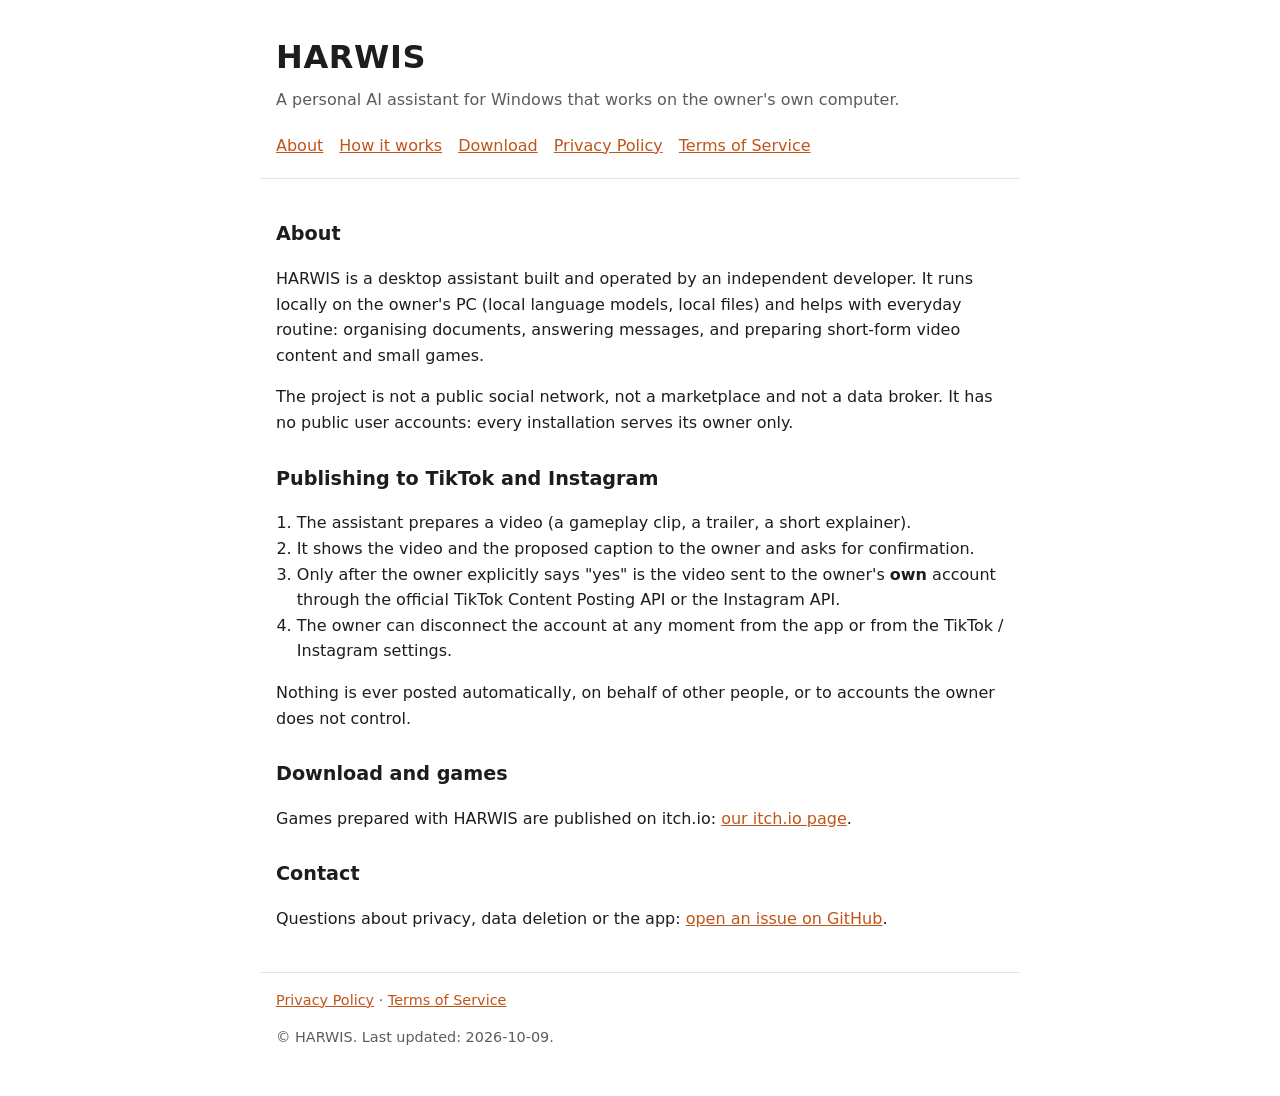
<file: index.html>
<!doctype html>
<html lang="en">
<head>
<meta charset="utf-8">
<meta name="viewport" content="width=device-width, initial-scale=1">
<title>HARWIS — personal AI desktop assistant</title>
<meta name="description" content="HARWIS is a personal AI assistant for Windows that prepares short videos and publishes them to the owner's own social accounts after the owner's approval.">
<link rel="stylesheet" href="style.css">
</head>
<body>
<header>
  <h1>HARWIS</h1>
  <p class="tag">A personal AI assistant for Windows that works on the owner's own computer.</p>
  <nav>
    <a href="#about">About</a>
    <a href="#how">How it works</a>
    <a href="#download">Download</a>
    <a href="privacy.html">Privacy Policy</a>
    <a href="terms.html">Terms of Service</a>
  </nav>
</header>

<main>
  <section id="about">
    <h2>About</h2>
    <p>HARWIS is a desktop assistant built and operated by an independent developer. It runs locally on the owner's PC
       (local language models, local files) and helps with everyday routine: organising documents, answering
       messages, and preparing short-form video content and small games.</p>
    <p>The project is not a public social network, not a marketplace and not a data broker. It has no public user
       accounts: every installation serves its owner only.</p>
  </section>

  <section id="how">
    <h2>Publishing to TikTok and Instagram</h2>
    <ol>
      <li>The assistant prepares a video (a gameplay clip, a trailer, a short explainer).</li>
      <li>It shows the video and the proposed caption to the owner and asks for confirmation.</li>
      <li>Only after the owner explicitly says "yes" is the video sent to the owner's <strong>own</strong> account
          through the official TikTok Content Posting API or the Instagram API.</li>
      <li>The owner can disconnect the account at any moment from the app or from the TikTok / Instagram settings.</li>
    </ol>
    <p>Nothing is ever posted automatically, on behalf of other people, or to accounts the owner does not control.</p>
  </section>

  <section id="download">
    <h2>Download and games</h2>
    <p>Games prepared with HARWIS are published on itch.io:
       <a href="https://woooller.itch.io/" rel="noopener">our itch.io page</a>.</p>
  </section>

  <section id="contact">
    <h2>Contact</h2>
    <p>Questions about privacy, data deletion or the app: <a href="https://github.com/woooller/woooller.github.io/issues" rel="noopener">open an issue on GitHub</a>.</p>
  </section>
</main>

<footer>
  <a href="privacy.html">Privacy Policy</a> · <a href="terms.html">Terms of Service</a>
  <p>© HARWIS. Last updated: 2026-10-09.</p>
</footer>
</body>
</html>
</file>
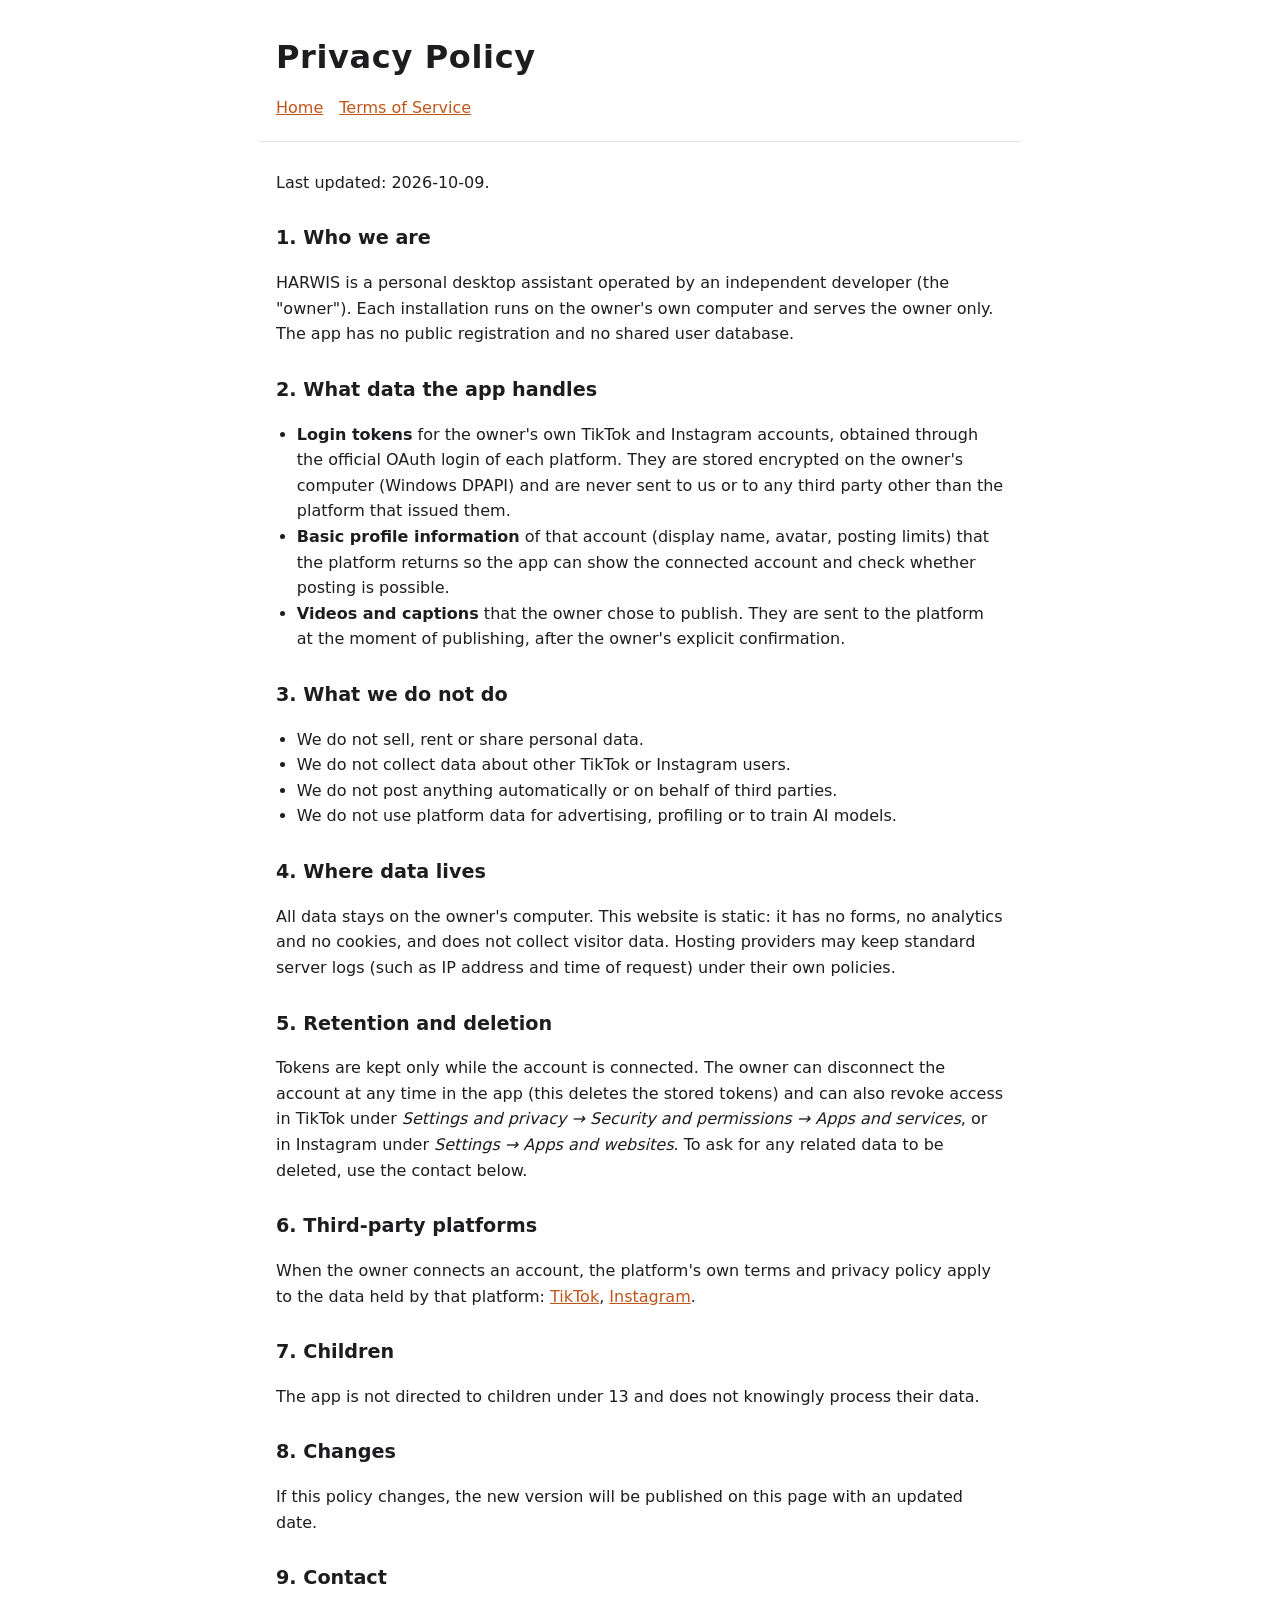
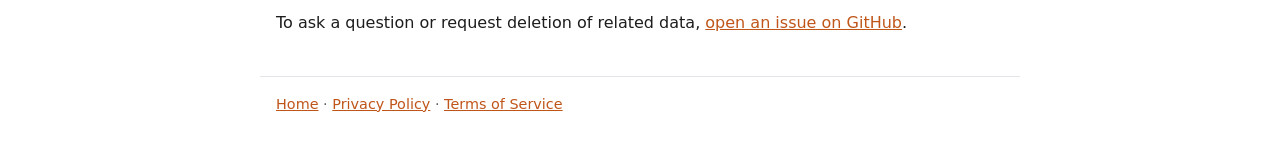
<file: privacy.html>
<!doctype html>
<html lang="en">
<head>
<meta charset="utf-8">
<meta name="viewport" content="width=device-width, initial-scale=1">
<title>Privacy Policy — HARWIS</title>
<link rel="stylesheet" href="style.css">
</head>
<body>
<header>
  <h1>Privacy Policy</h1>
  <nav><a href="index.html">Home</a> <a href="terms.html">Terms of Service</a></nav>
</header>

<main>
  <p>Last updated: 2026-10-09.</p>

  <h2>1. Who we are</h2>
  <p>HARWIS is a personal desktop assistant operated by an independent developer (the "owner"). Each installation
     runs on the owner's own computer and serves the owner only. The app has no public registration and no shared
     user database.</p>

  <h2>2. What data the app handles</h2>
  <ul>
    <li><strong>Login tokens</strong> for the owner's own TikTok and Instagram accounts, obtained through the official
        OAuth login of each platform. They are stored encrypted on the owner's computer (Windows DPAPI) and are never
        sent to us or to any third party other than the platform that issued them.</li>
    <li><strong>Basic profile information</strong> of that account (display name, avatar, posting limits) that the
        platform returns so the app can show the connected account and check whether posting is possible.</li>
    <li><strong>Videos and captions</strong> that the owner chose to publish. They are sent to the platform at the
        moment of publishing, after the owner's explicit confirmation.</li>
  </ul>

  <h2>3. What we do not do</h2>
  <ul>
    <li>We do not sell, rent or share personal data.</li>
    <li>We do not collect data about other TikTok or Instagram users.</li>
    <li>We do not post anything automatically or on behalf of third parties.</li>
    <li>We do not use platform data for advertising, profiling or to train AI models.</li>
  </ul>

  <h2>4. Where data lives</h2>
  <p>All data stays on the owner's computer. This website is static: it has no forms, no analytics and no cookies, and
     does not collect visitor data. Hosting providers may keep standard server logs (such as IP address and time of
     request) under their own policies.</p>

  <h2>5. Retention and deletion</h2>
  <p>Tokens are kept only while the account is connected. The owner can disconnect the account at any time in the app
     (this deletes the stored tokens) and can also revoke access in TikTok under <em>Settings and privacy → Security
     and permissions → Apps and services</em>, or in Instagram under <em>Settings → Apps and websites</em>.
     To ask for any related data to be deleted, use the contact below.</p>

  <h2>6. Third-party platforms</h2>
  <p>When the owner connects an account, the platform's own terms and privacy policy apply to the data held by that
     platform: <a href="https://www.tiktok.com/legal/page/global/privacy-policy/en" rel="noopener">TikTok</a>,
     <a href="https://privacycenter.instagram.com/policy" rel="noopener">Instagram</a>.</p>

  <h2>7. Children</h2>
  <p>The app is not directed to children under 13 and does not knowingly process their data.</p>

  <h2>8. Changes</h2>
  <p>If this policy changes, the new version will be published on this page with an updated date.</p>

  <h2>9. Contact</h2>
  <p>To ask a question or request deletion of related data, <a href="https://github.com/woooller/woooller.github.io/issues" rel="noopener">open an issue on GitHub</a>.</p>
</main>

<footer>
  <a href="index.html">Home</a> · <a href="privacy.html">Privacy Policy</a> · <a href="terms.html">Terms of Service</a>
</footer>
</body>
</html>
</file>
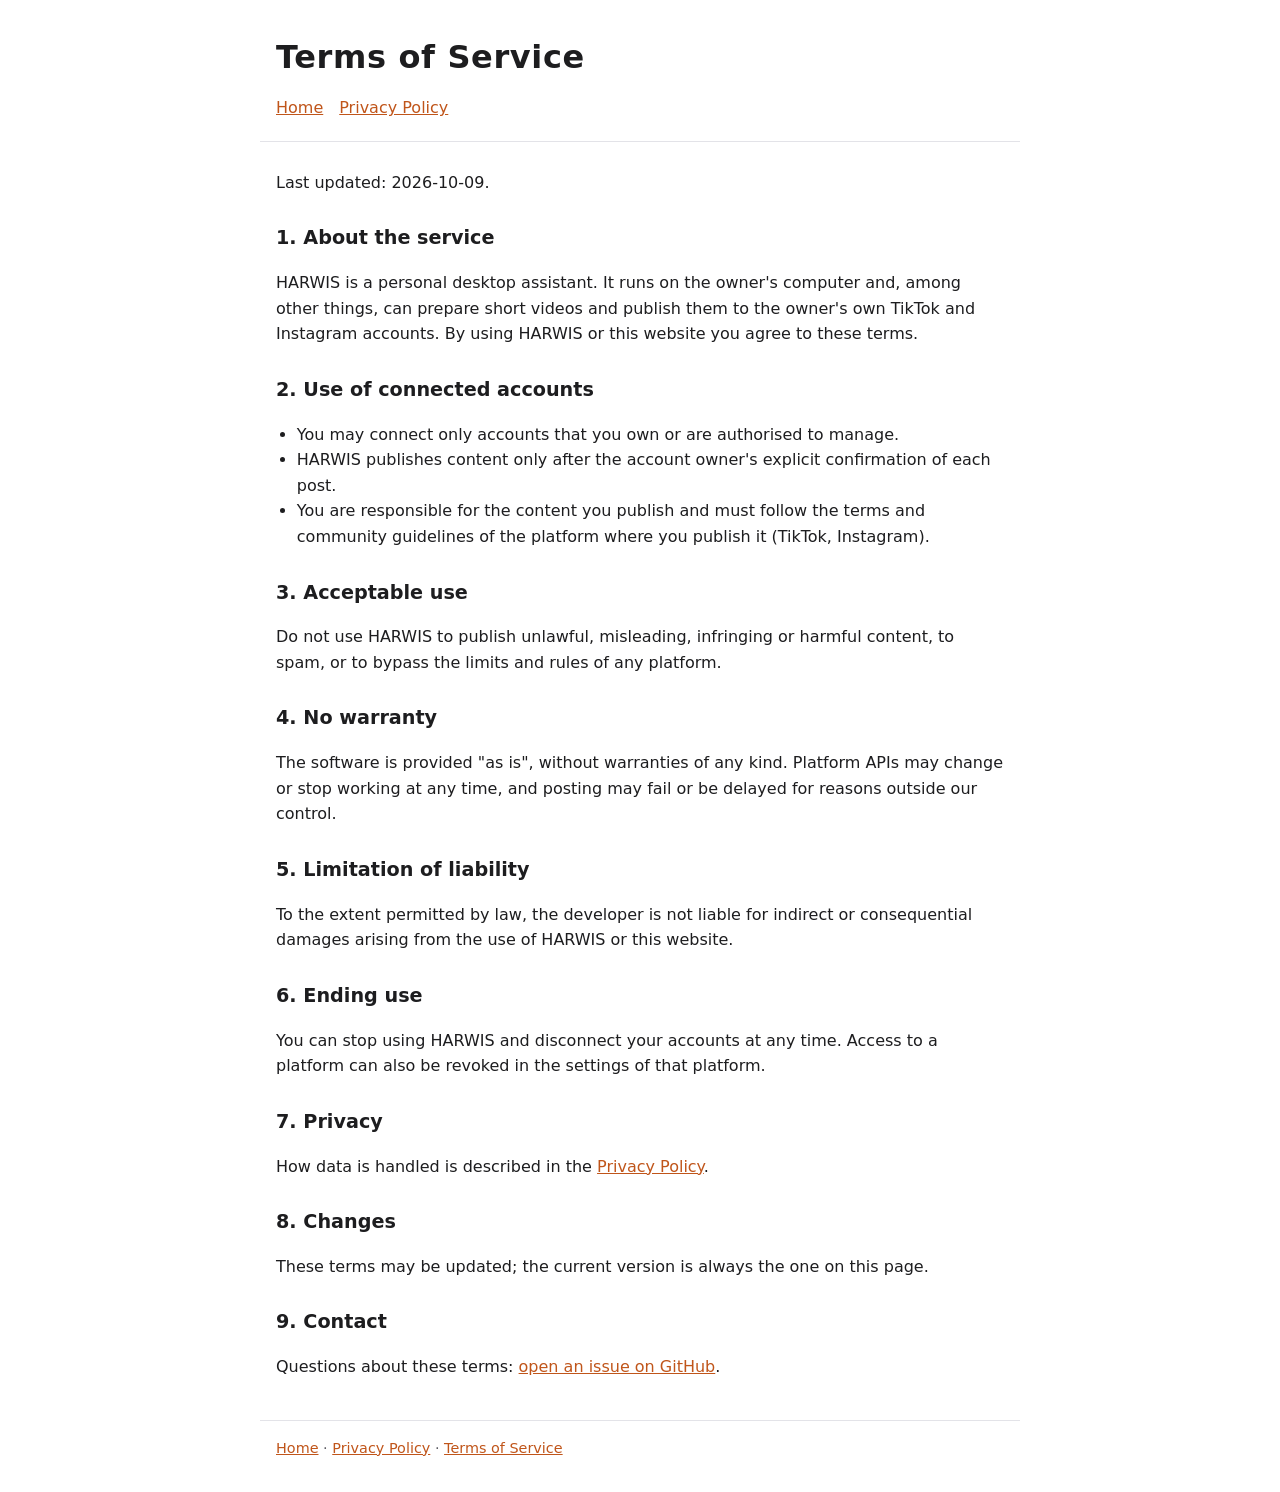
<file: terms.html>
<!doctype html>
<html lang="en">
<head>
<meta charset="utf-8">
<meta name="viewport" content="width=device-width, initial-scale=1">
<title>Terms of Service — HARWIS</title>
<link rel="stylesheet" href="style.css">
</head>
<body>
<header>
  <h1>Terms of Service</h1>
  <nav><a href="index.html">Home</a> <a href="privacy.html">Privacy Policy</a></nav>
</header>

<main>
  <p>Last updated: 2026-10-09.</p>

  <h2>1. About the service</h2>
  <p>HARWIS is a personal desktop assistant. It runs on the owner's computer and, among other things, can prepare
     short videos and publish them to the owner's own TikTok and Instagram accounts. By using HARWIS or this website
     you agree to these terms.</p>

  <h2>2. Use of connected accounts</h2>
  <ul>
    <li>You may connect only accounts that you own or are authorised to manage.</li>
    <li>HARWIS publishes content only after the account owner's explicit confirmation of each post.</li>
    <li>You are responsible for the content you publish and must follow the terms and community guidelines of the
        platform where you publish it (TikTok, Instagram).</li>
  </ul>

  <h2>3. Acceptable use</h2>
  <p>Do not use HARWIS to publish unlawful, misleading, infringing or harmful content, to spam, or to
     bypass the limits and rules of any platform.</p>

  <h2>4. No warranty</h2>
  <p>The software is provided "as is", without warranties of any kind. Platform APIs may change or stop working at any
     time, and posting may fail or be delayed for reasons outside our control.</p>

  <h2>5. Limitation of liability</h2>
  <p>To the extent permitted by law, the developer is not liable for indirect or consequential damages arising from the
     use of HARWIS or this website.</p>

  <h2>6. Ending use</h2>
  <p>You can stop using HARWIS and disconnect your accounts at any time. Access to a platform can also be revoked in
     the settings of that platform.</p>

  <h2>7. Privacy</h2>
  <p>How data is handled is described in the <a href="privacy.html">Privacy Policy</a>.</p>

  <h2>8. Changes</h2>
  <p>These terms may be updated; the current version is always the one on this page.</p>

  <h2>9. Contact</h2>
  <p>Questions about these terms: <a href="https://github.com/woooller/woooller.github.io/issues" rel="noopener">open an issue on GitHub</a>.</p>
</main>

<footer>
  <a href="index.html">Home</a> · <a href="privacy.html">Privacy Policy</a> · <a href="terms.html">Terms of Service</a>
</footer>
</body>
</html>
</file>
<file: style.css>
:root { --bg:#ffffff; --fg:#1d1d1f; --muted:#5b5b63; --accent:#c0551a; --line:#e3e3e8; }
@media (prefers-color-scheme: dark) {
  :root { --bg:#16161a; --fg:#ececf1; --muted:#a0a0ab; --accent:#f08a4b; --line:#2d2d35; }
}
* { box-sizing: border-box; }
body { margin:0; background:var(--bg); color:var(--fg); font:16px/1.6 system-ui, -apple-system, "Segoe UI", Roboto, sans-serif; }
header, main, footer { max-width: 760px; margin: 0 auto; padding: 0 16px; }
header { padding-top: 32px; padding-bottom: 8px; border-bottom: 1px solid var(--line); }
h1 { margin: 0 0 4px; font-size: 2rem; letter-spacing: .02em; }
h2 { margin-top: 28px; font-size: 1.2rem; }
.tag { margin: 0 0 12px; color: var(--muted); }
nav { display: flex; flex-wrap: wrap; gap: 6px 16px; padding: 8px 0 12px; }
a { color: var(--accent); }
main { padding-top: 12px; padding-bottom: 24px; }
footer { padding-top: 16px; padding-bottom: 32px; border-top: 1px solid var(--line); color: var(--muted); font-size: .9rem; }
ul, ol { padding-left: 1.3rem; }
</file>
